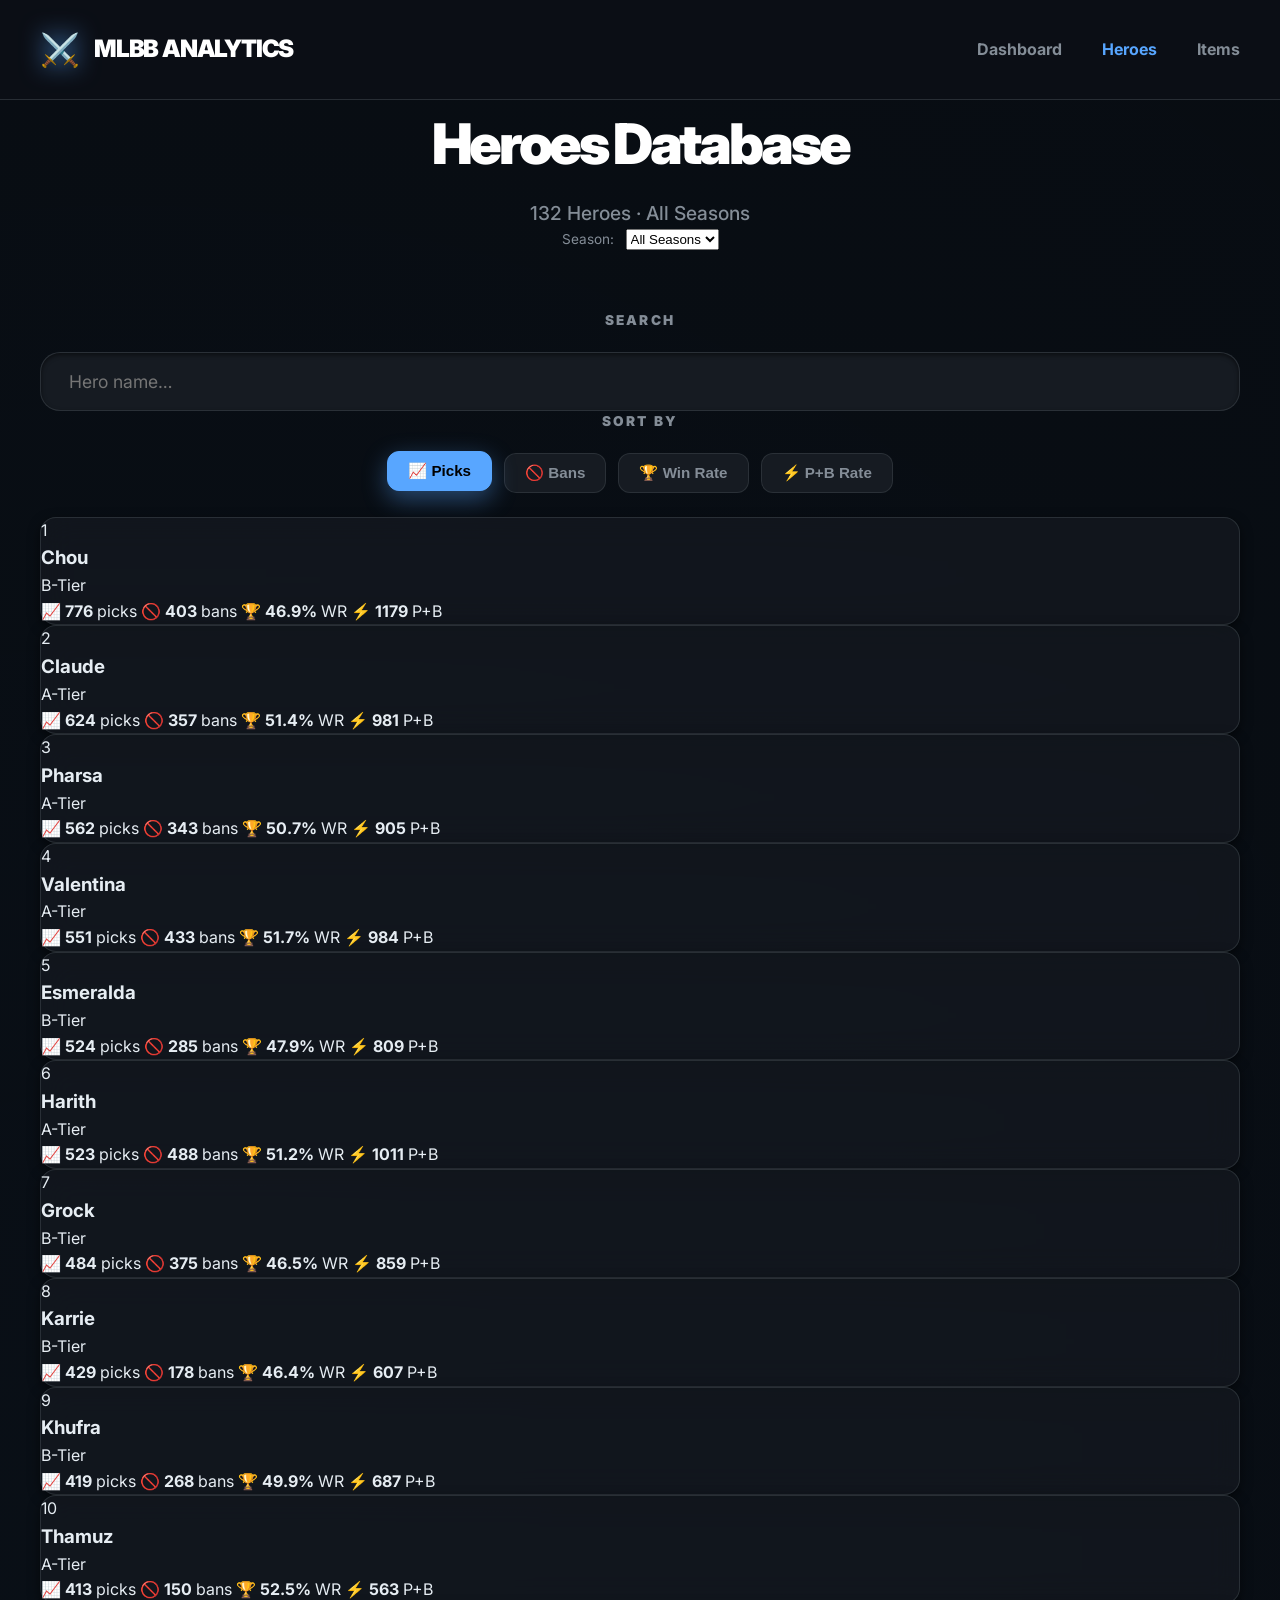
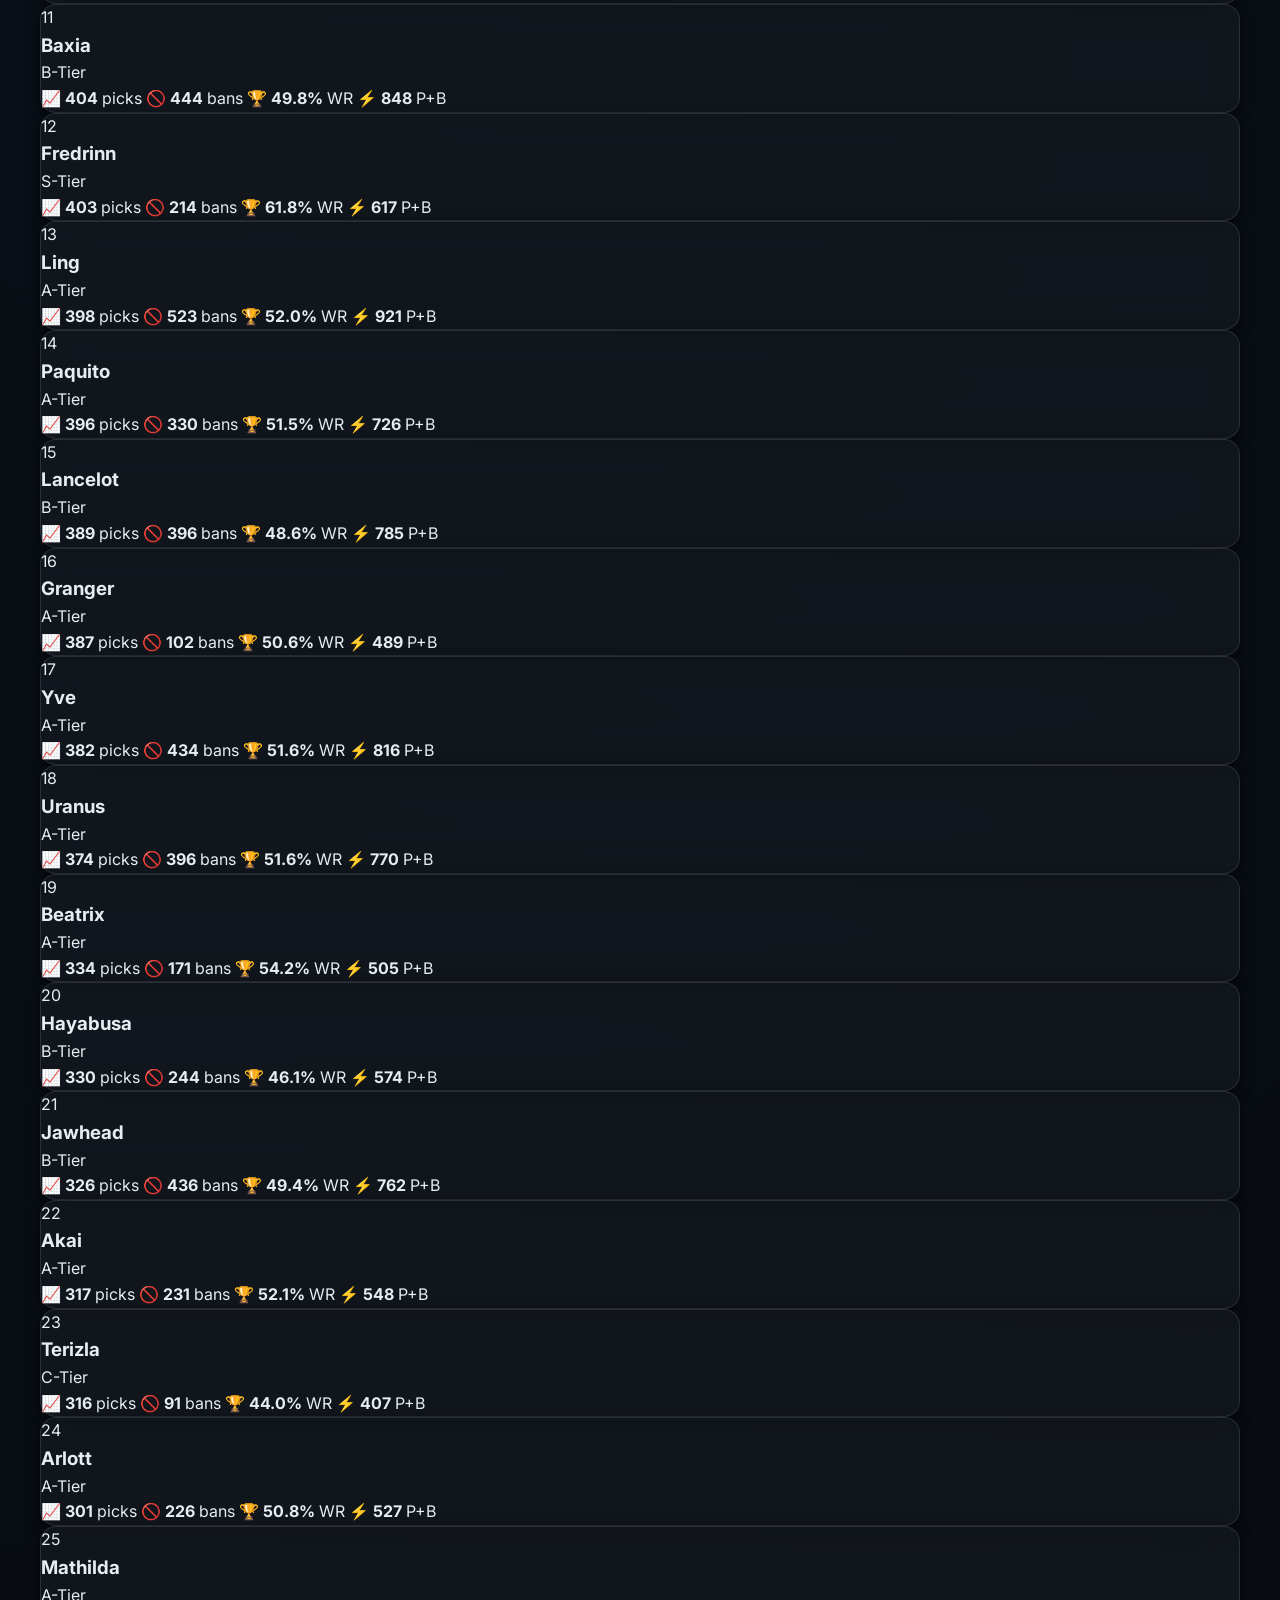
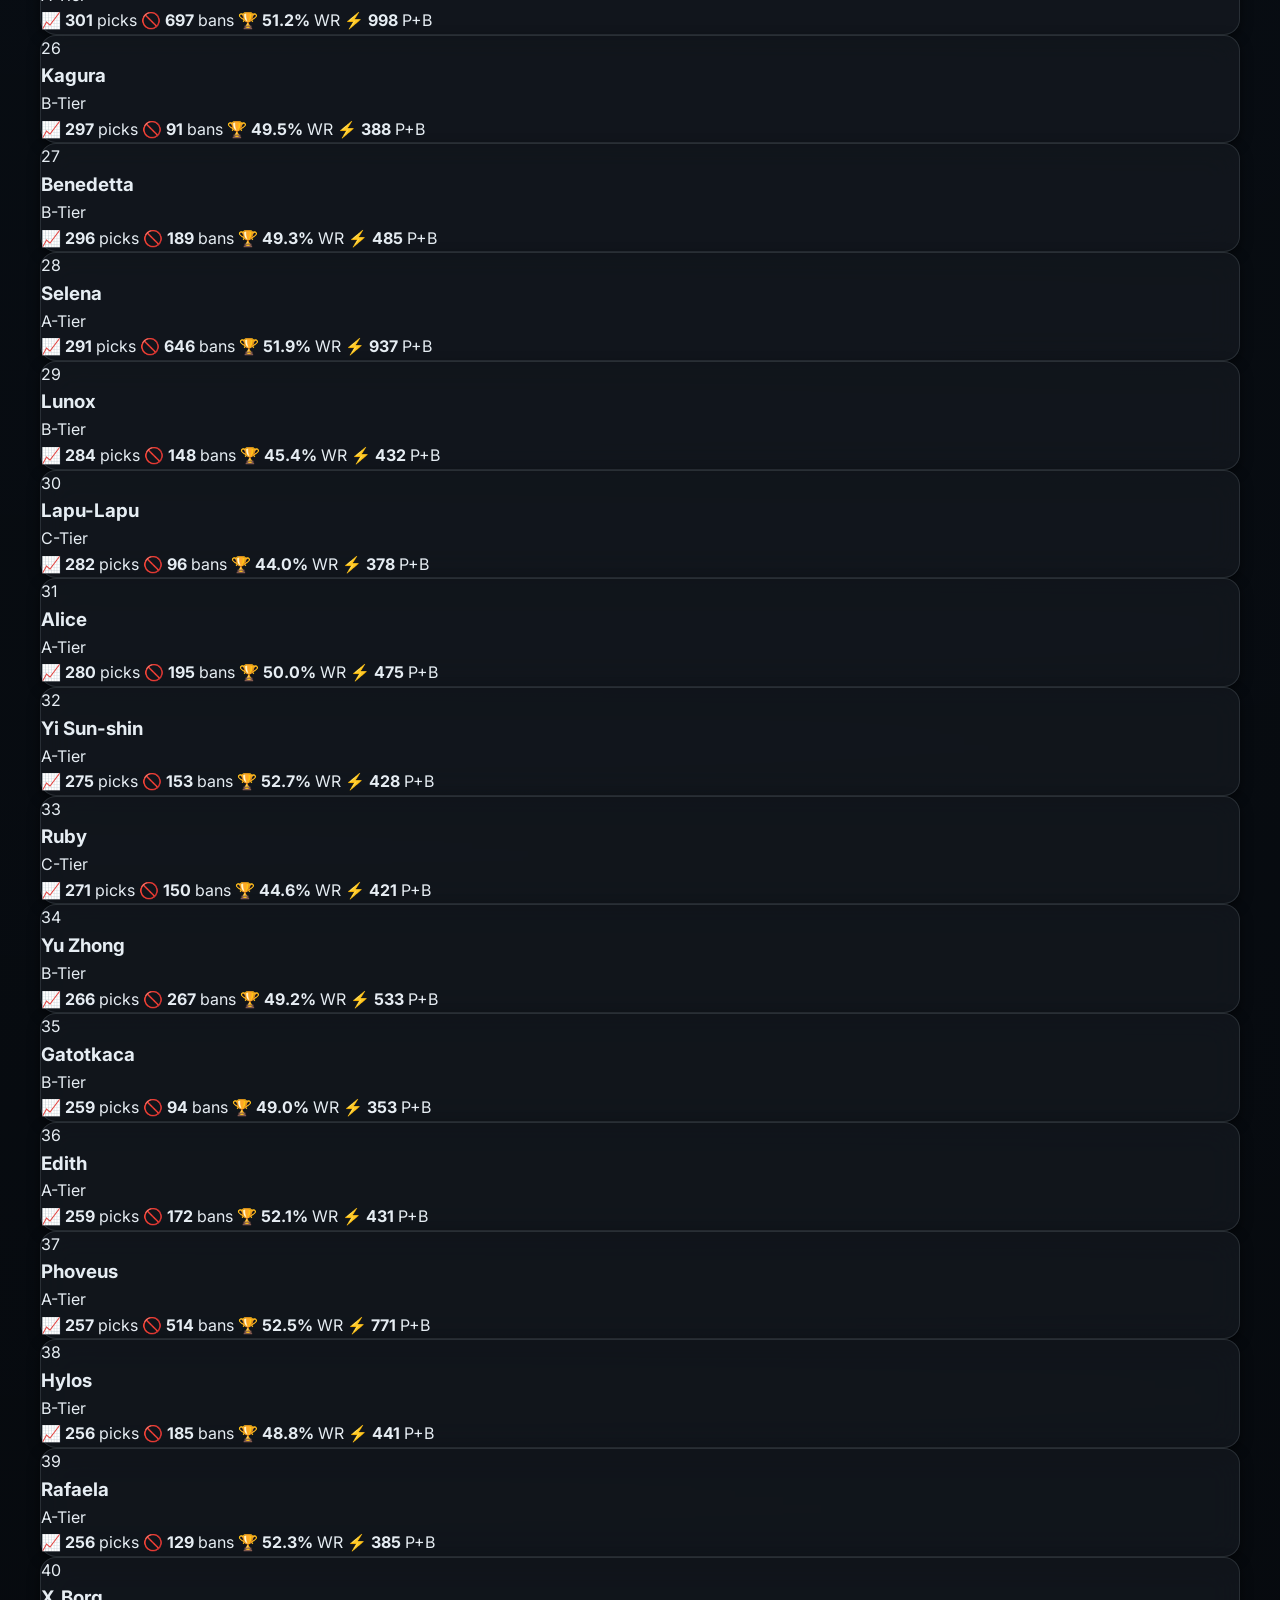
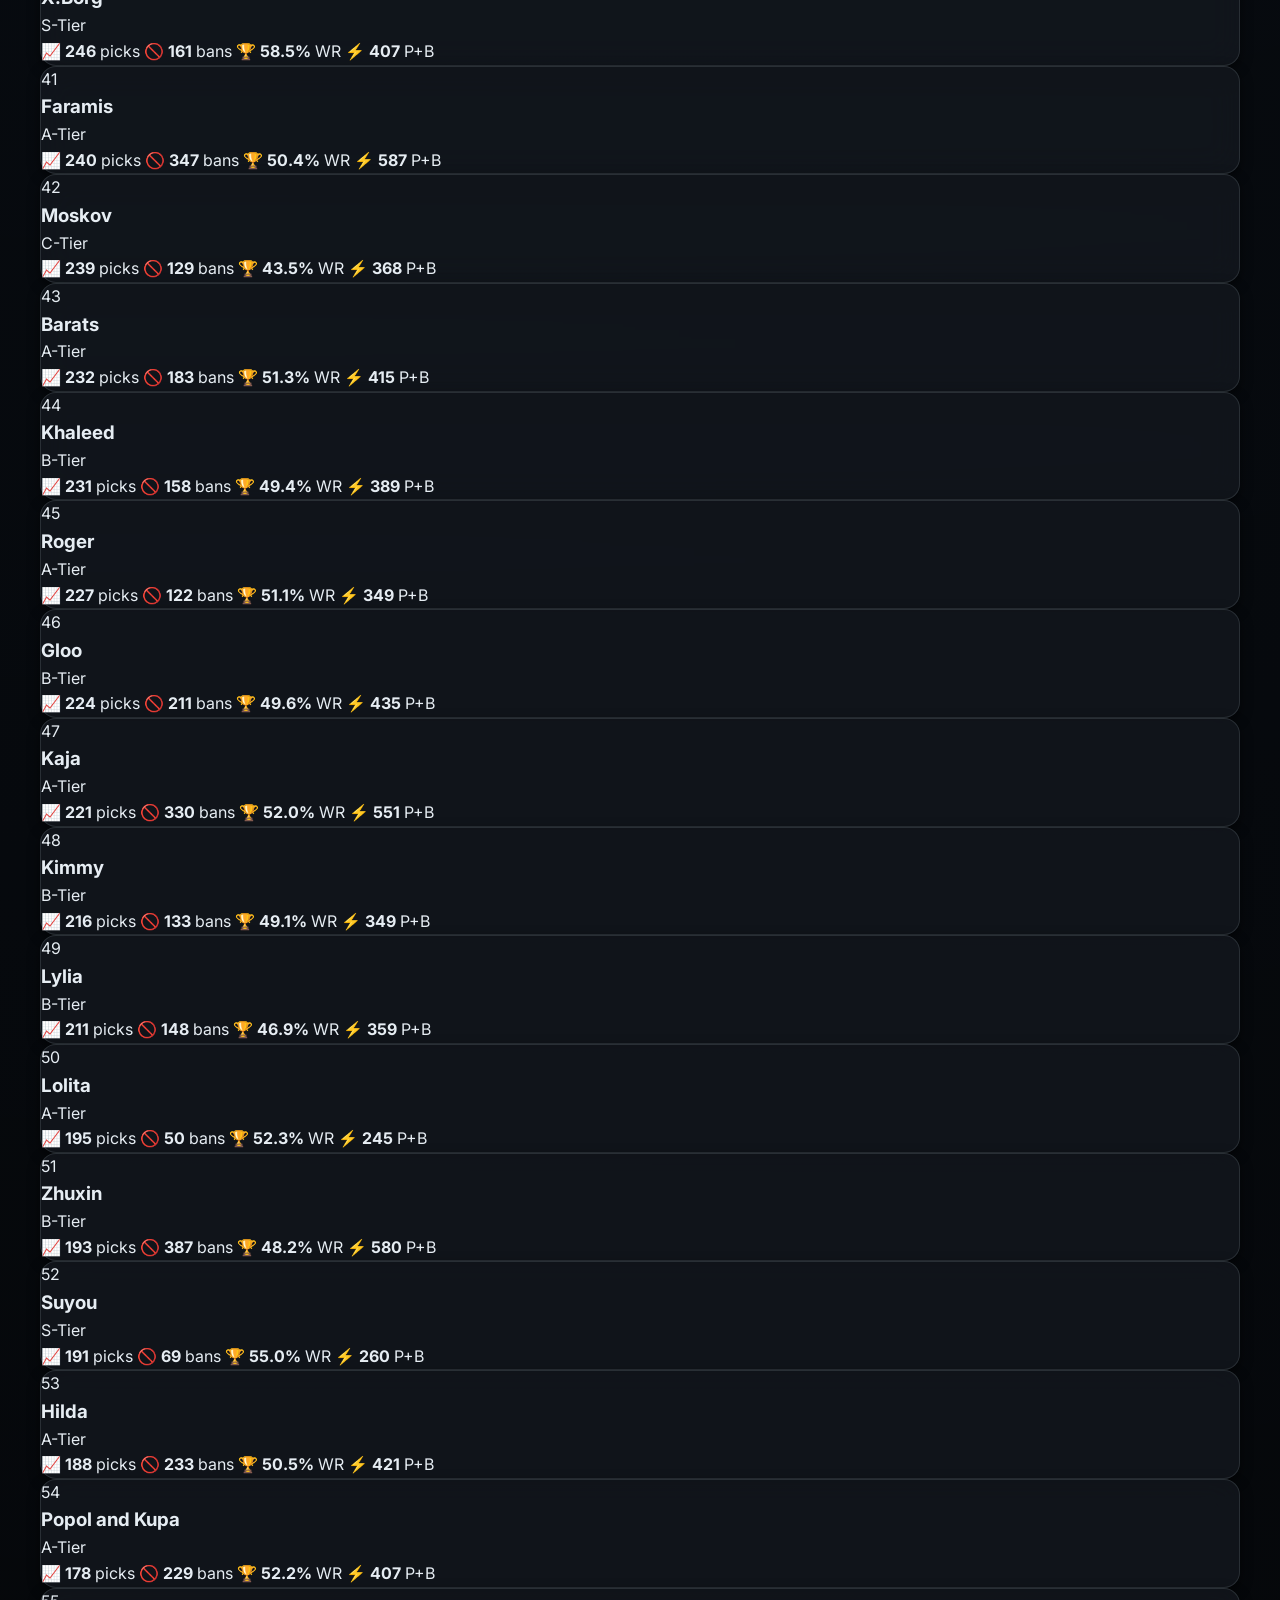
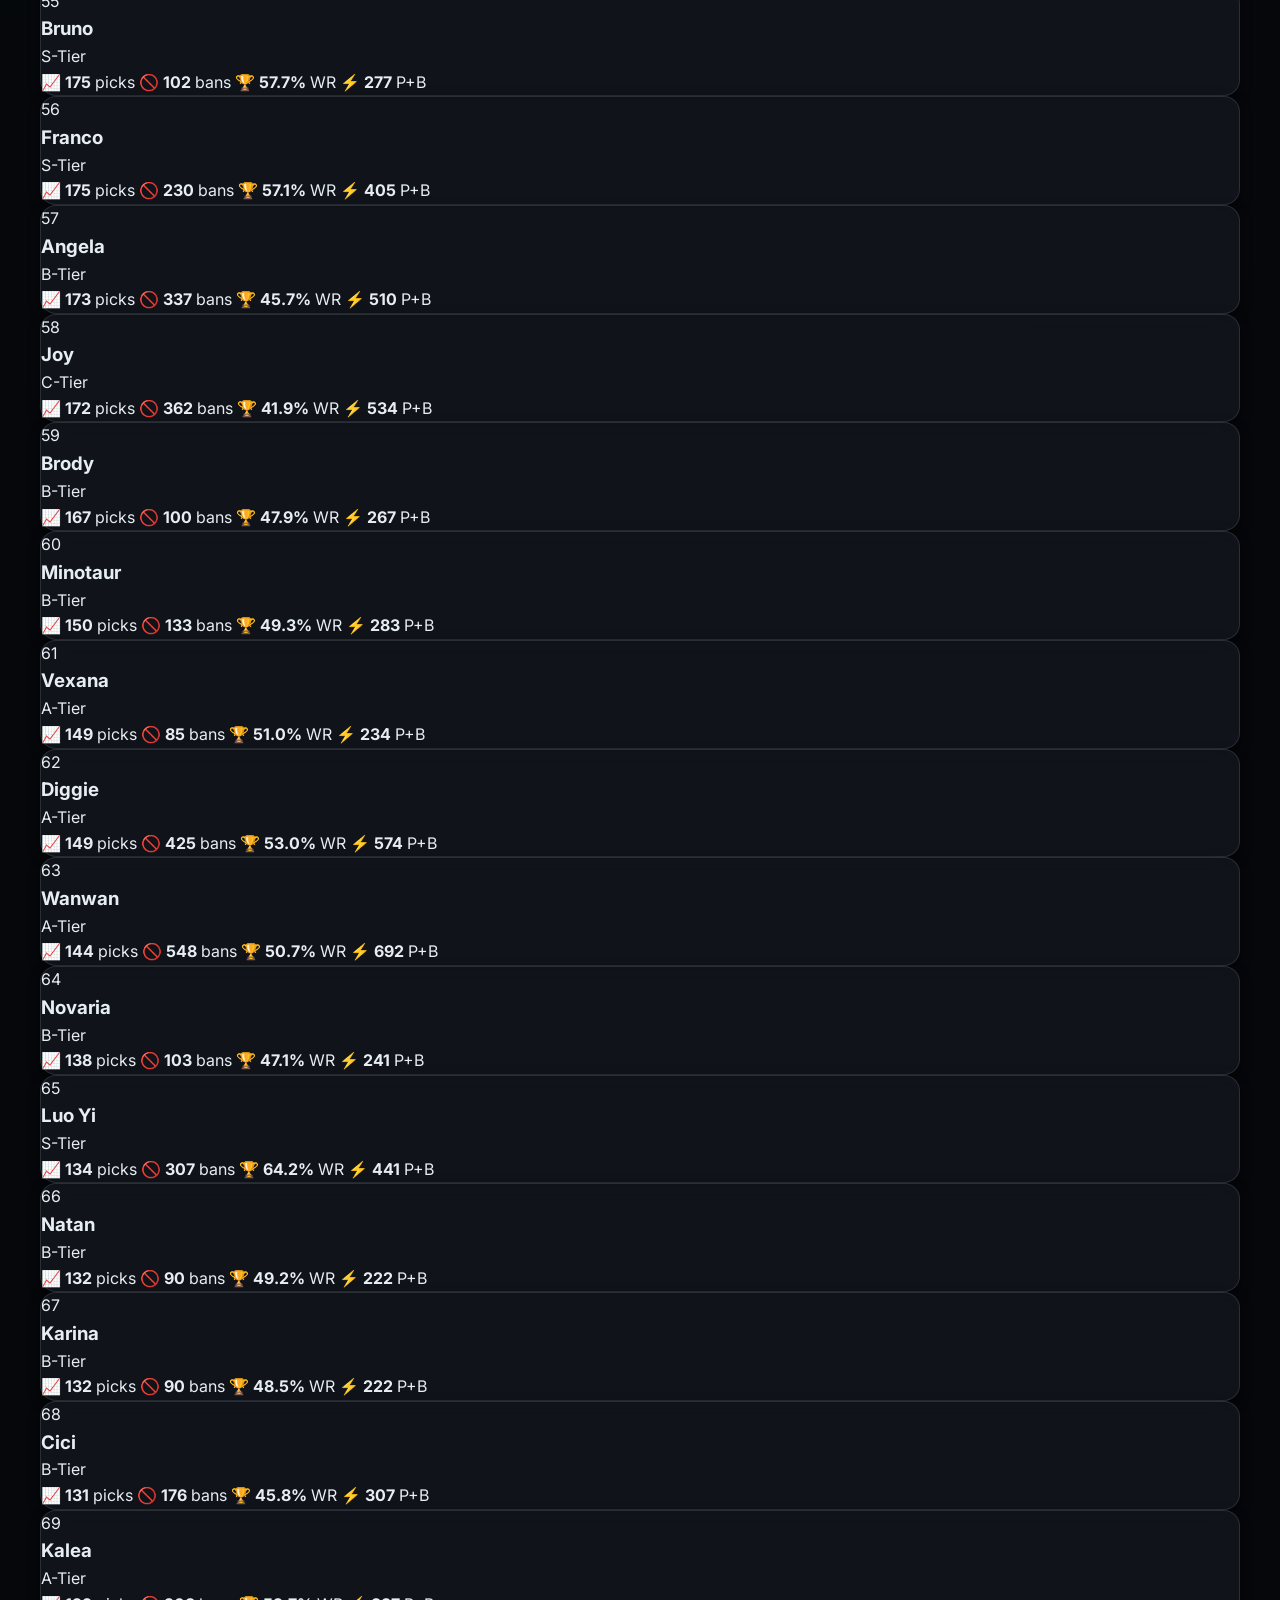
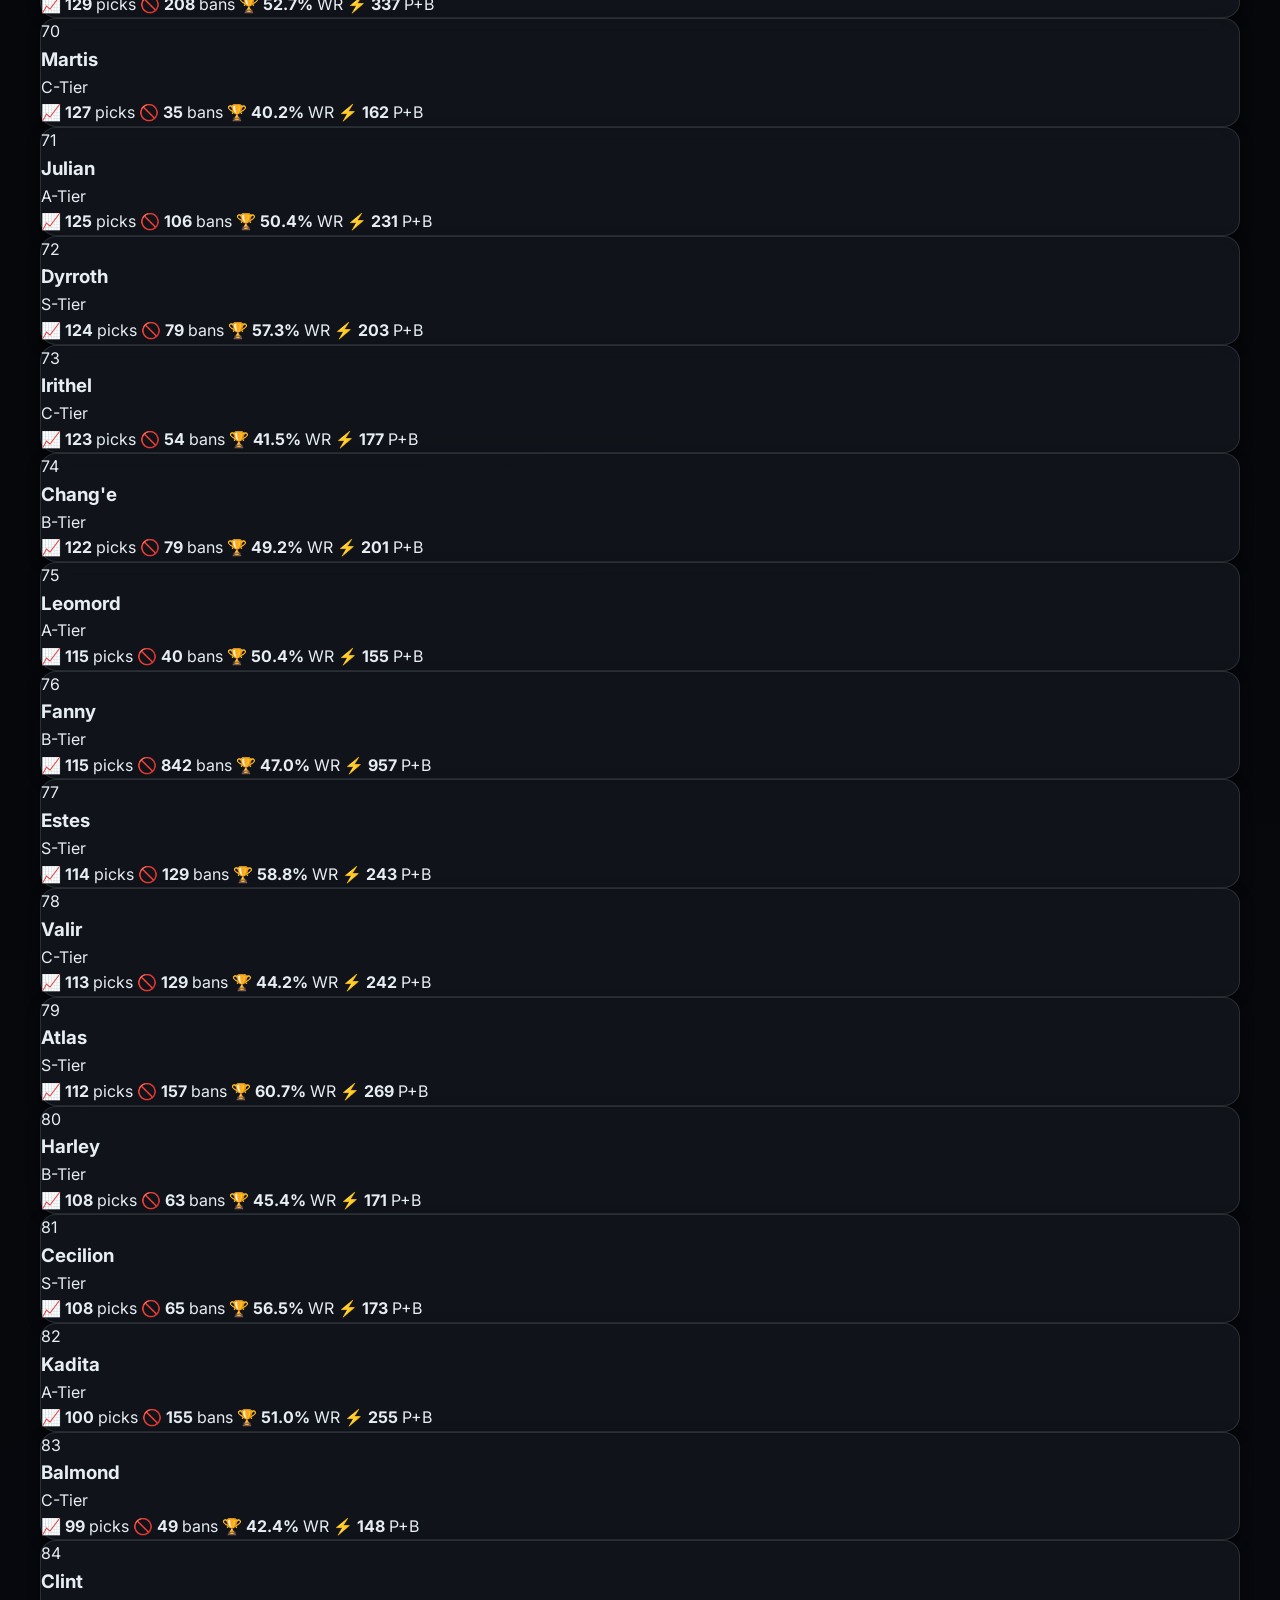
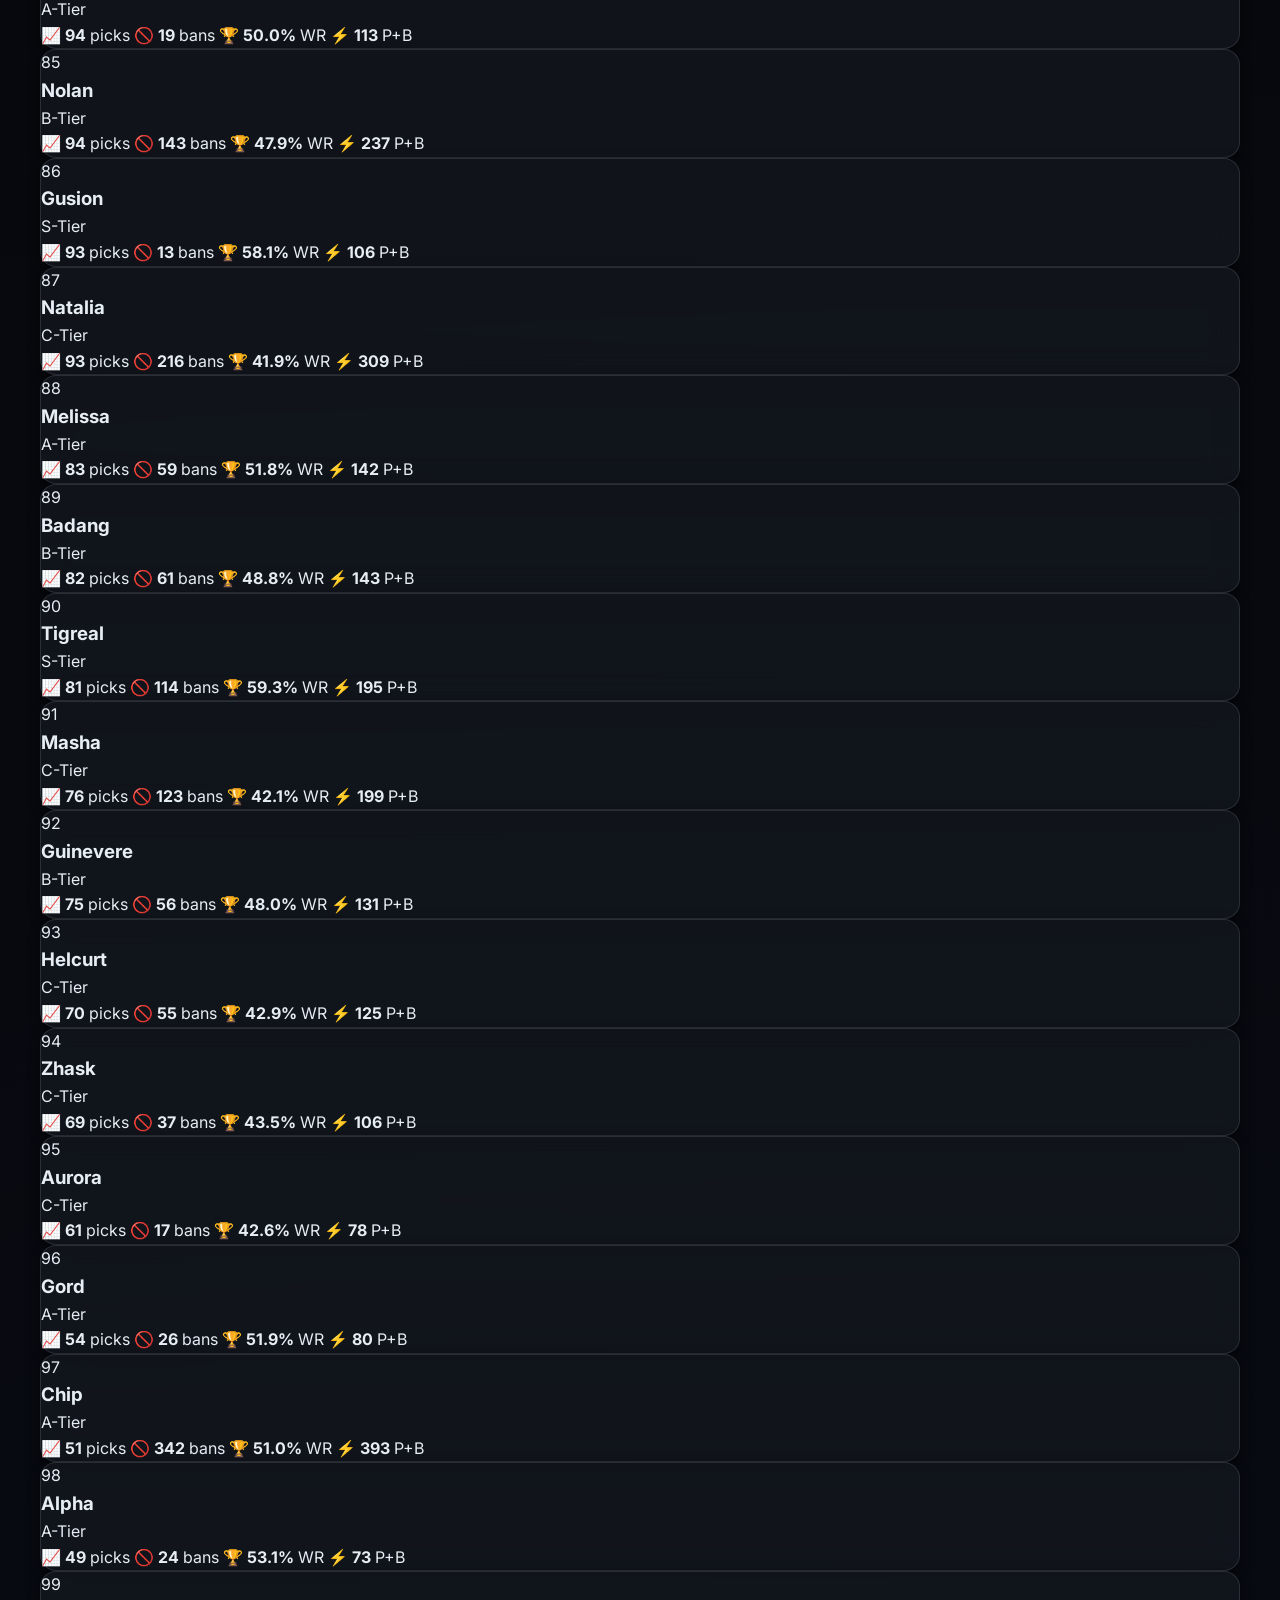
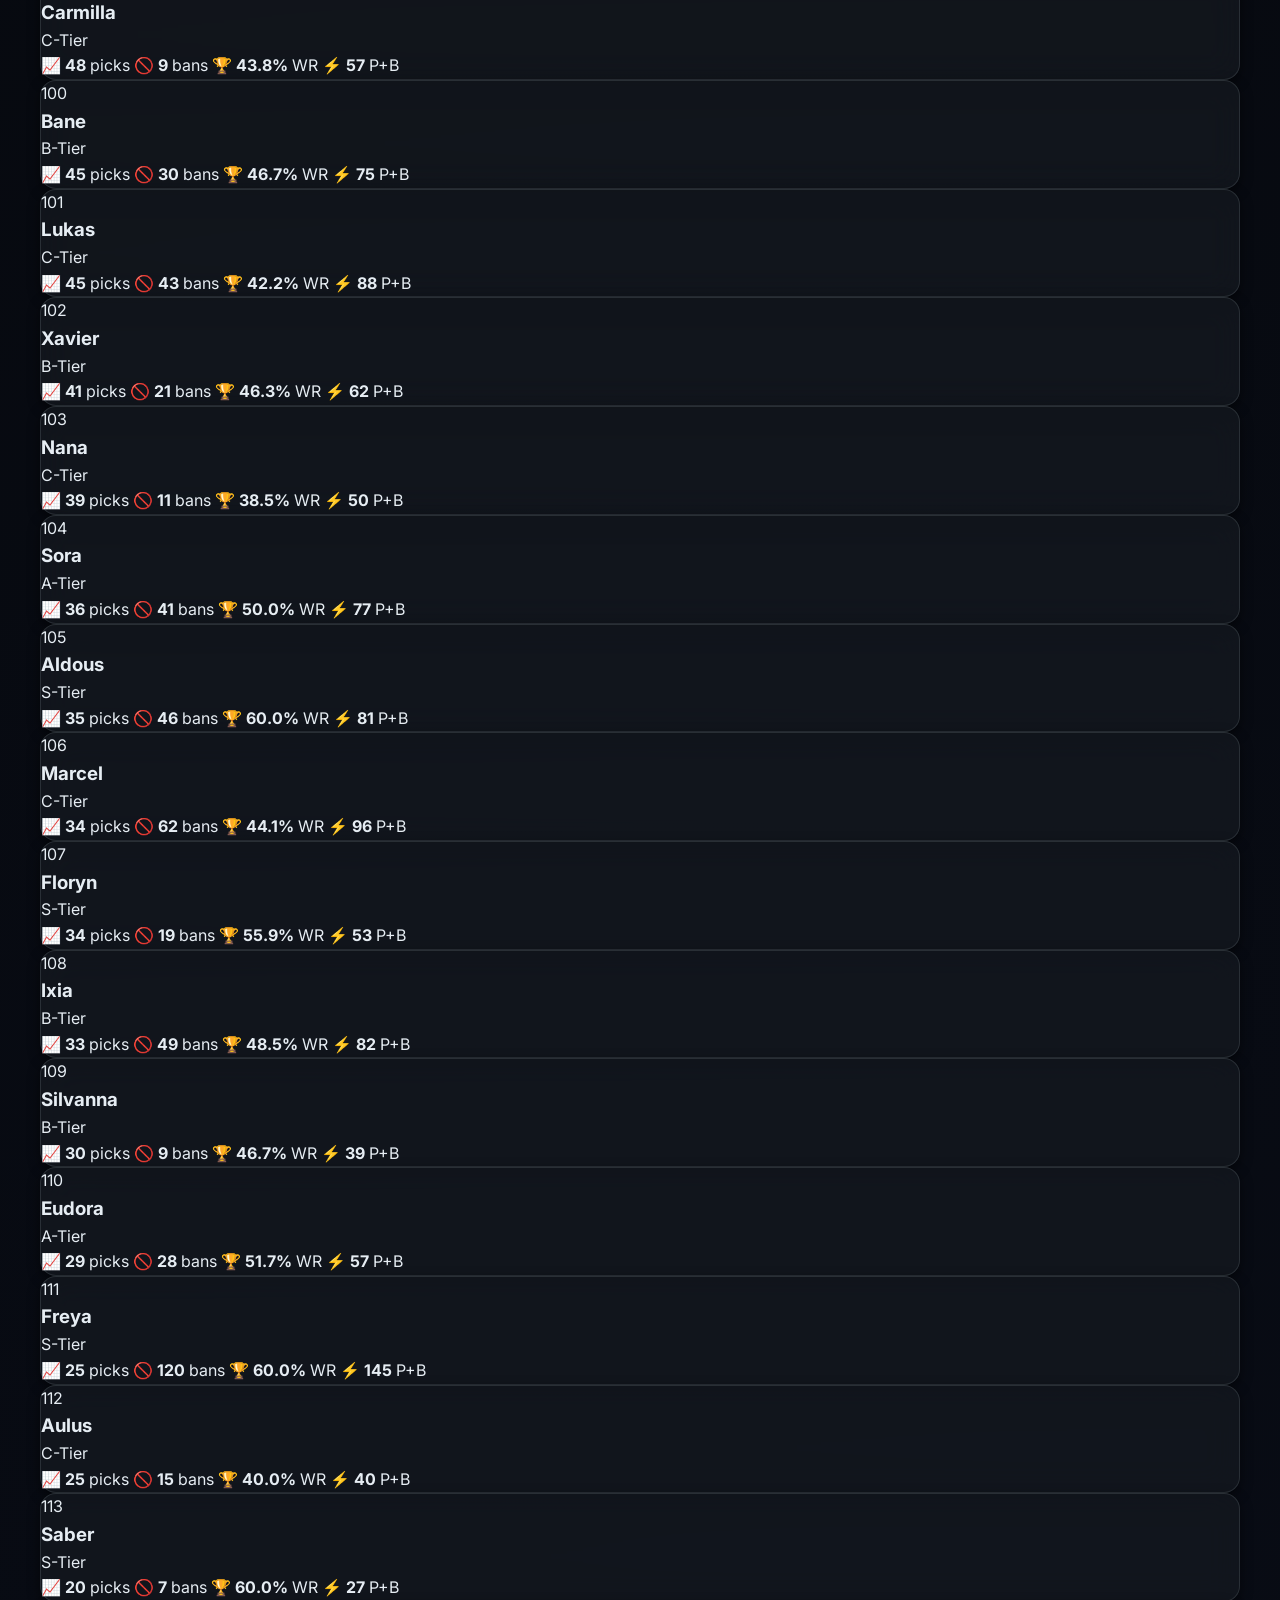
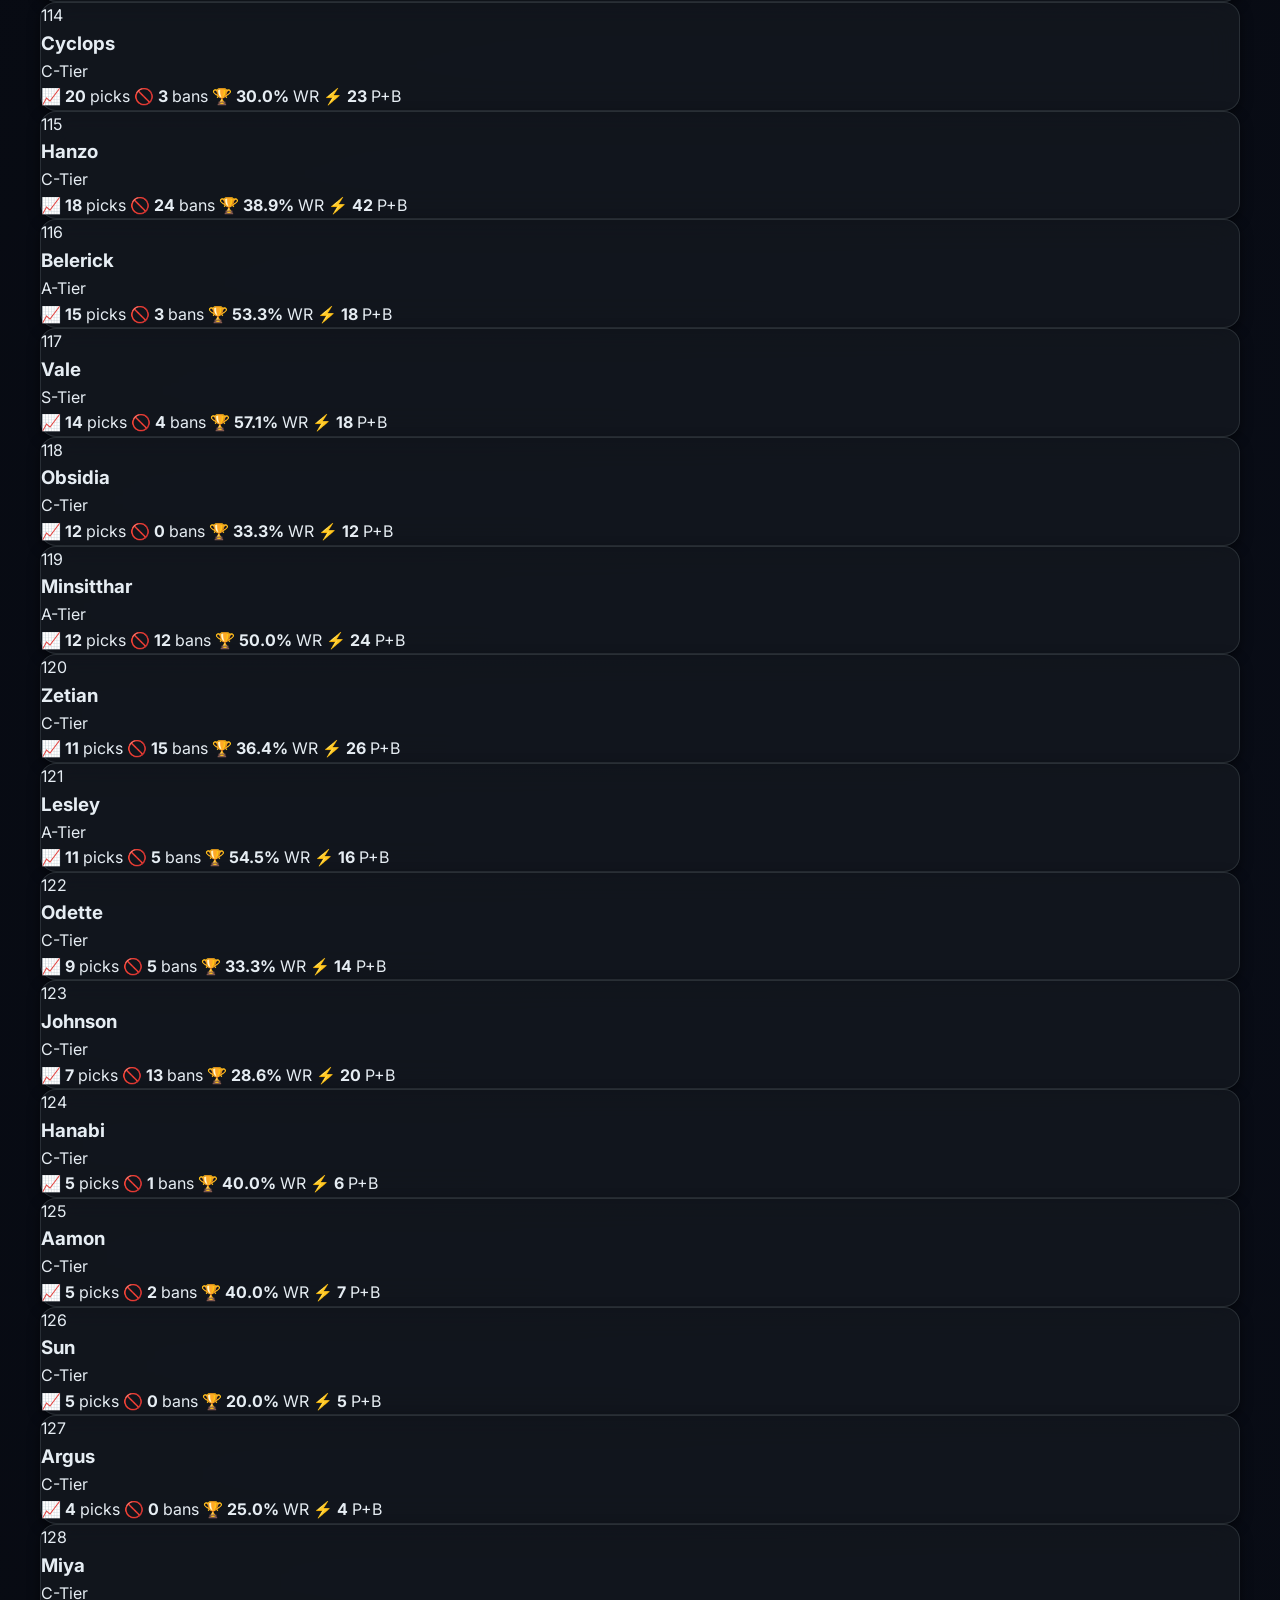
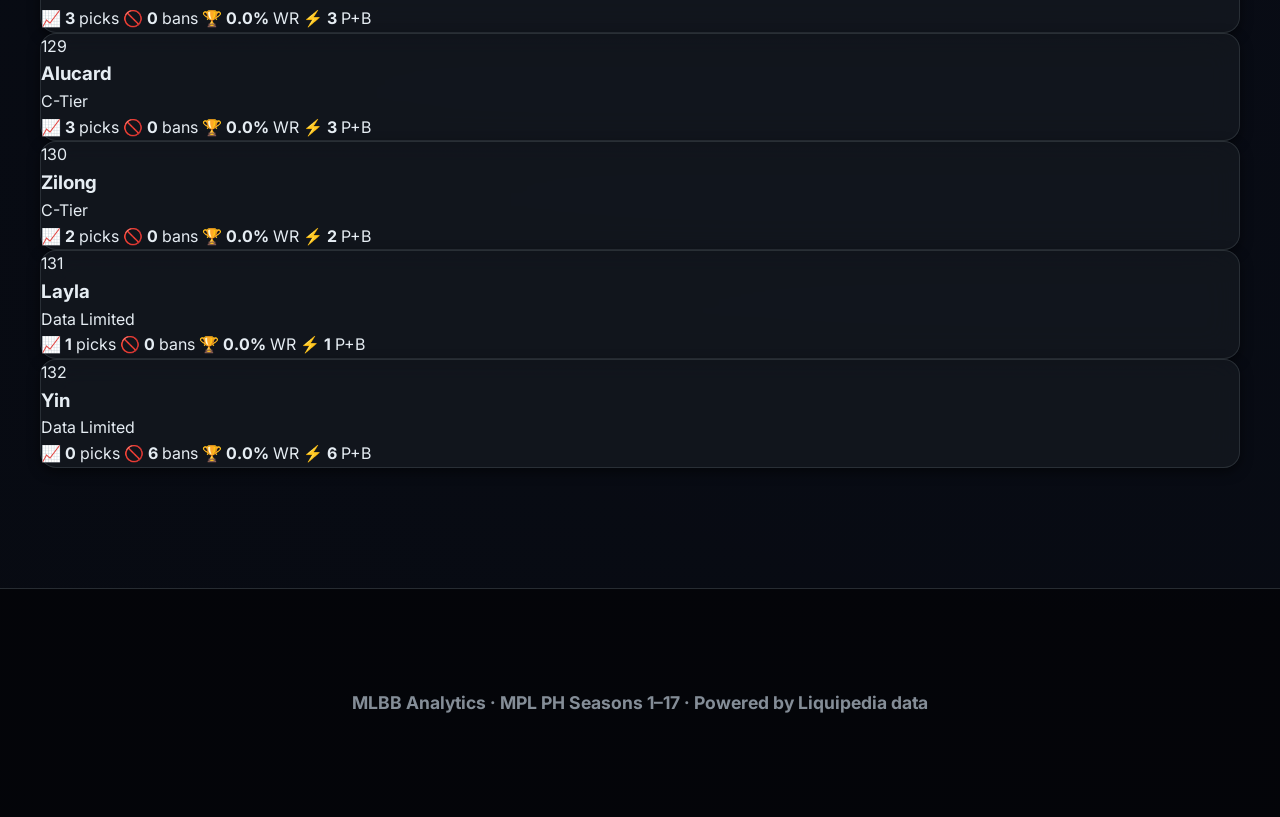
<file: templates/heroes.html>
<!DOCTYPE html>
<html lang="en">
<head>
    <meta charset="UTF-8">
    <meta name="viewport" content="width=device-width, initial-scale=1.0">
    <title>MLBB Heroes Database</title>
    <link rel="preconnect" href="https://fonts.googleapis.com">
    <link href="https://fonts.googleapis.com/css2?family=Inter:wght@300;400;600;700;900&display=swap" rel="stylesheet">
    <link rel="stylesheet" href="../static/style.css">
</head>
<body>
    <nav>
        <div class="container nav-inner">
            <div class="logo"><span class="logo-icon">⚔️</span><h1>MLBB Analytics</h1></div>
            <ul>
                <li><a href="index.html">Dashboard</a></li>
                <li><a href="heroes.html" class="active">Heroes</a></li>
                <li><a href="items.html">Items</a></li>
            </ul>
        </div>
    </nav>

    <main class="container">
        <div class="page-header">
            <div>
                <h2>Heroes Database</h2>
                <p class="subtitle" id="hero-subtitle">127 Heroes · All Seasons</p>
            </div>
            <div class="filter-row">
                <label style="color:var(--muted);font-size:.85rem;align-self:center">Season:</label>
                <select id="hero-season-select" class="select-input" onchange="applyHeroFilters()">
                    <option value="all">All Seasons</option>
                    <!-- populated by JS -->
                </select>
            </div>
        </div>

        <!-- Search + Role Filter -->
        <div class="filter-panel" style="margin-bottom:24px;">
            <div class="filter-group">
                <label>Search</label>
                <input type="text" id="hero-search" class="search-input" placeholder="Hero name…" oninput="applyHeroFilters()">
            </div>
            <div class="filter-group">
                <label>Sort By</label>
                <div class="filter-row">
                    <button class="filter-btn active" onclick="setHeroSort('picks',this)">📈 Picks</button>
                    <button class="filter-btn" onclick="setHeroSort('bans',this)">🚫 Bans</button>
                    <button class="filter-btn" onclick="setHeroSort('winrate',this)">🏆 Win Rate</button>
                    <button class="filter-btn" onclick="setHeroSort('pb',this)">⚡ P+B Rate</button>
                </div>
            </div>
        </div>

        <!-- Hero Grid -->
        <div class="grid" id="hero-grid">
            <p class="loading-msg" style="grid-column:1/-1">
                Loading… run <code>python export_data.py</code> first.
            </p>
        </div>
    </main>

    <footer><p>MLBB Analytics · MPL PH Seasons 1–17 · Powered by Liquipedia data</p></footer>

    <script src="../static/data.js" onerror="document.getElementById('hero-grid').innerHTML='<p class=\'loading-msg\' style=\'grid-column:1/-1\'>⚠️ Run <code>python export_data.py</code> to generate data.</p>'"></script>
    <script>
    let heroSort = 'picks';

    window.addEventListener('DOMContentLoaded', () => {
        if (typeof MLBB_DATA === 'undefined') return;
        // Populate season dropdown
        const sel = document.getElementById('hero-season-select');
        (MLBB_DATA.seasons || []).forEach(s => {
            const opt = document.createElement('option');
            opt.value = s; opt.textContent = `Season ${s}`;
            sel.appendChild(opt);
        });
        applyHeroFilters();
    });

    function setHeroSort(sort, btn) {
        heroSort = sort;
        document.querySelectorAll('#hero-grid ~ * .filter-btn, .filter-panel .filter-btn').forEach(b => {
            if (['📈 Picks','🚫 Bans','🏆 Win Rate','⚡ P+B Rate'].some(l => b.textContent.includes(l.split(' ')[1]))) {
                b.classList.remove('active');
            }
        });
        btn.classList.add('active');
        applyHeroFilters();
    }

    function applyHeroFilters() {
        if (typeof MLBB_DATA === 'undefined') return;
        const season = document.getElementById('hero-season-select').value;
        const search = (document.getElementById('hero-search').value || '').toLowerCase().trim();

        // Aggregate hero stats from matches
        const stats = {};
        (MLBB_DATA.matches || []).forEach(m => {
            if (season !== 'all' && m.season != season) return;
            (m.games || []).forEach(g => {
                const bluePicks = g.picks?.blue || [];
                const redPicks  = g.picks?.red  || [];
                const blueBans  = g.bans?.blue   || [];
                const redBans   = g.bans?.red    || [];
                const winner    = g.winner;

                [...bluePicks.map(h=>({h,team:g.blue_side_team})), ...redPicks.map(h=>({h,team:g.red_side_team}))].forEach(({h,team}) => {
                    if (!h || h.startsWith('Mock')) return;
                    if (!stats[h]) stats[h] = { picks:0, bans:0, wins:0 };
                    stats[h].picks++;
                    if (team === winner) stats[h].wins++;
                });
                [...blueBans, ...redBans].forEach(h => {
                    if (!h || h.startsWith('Mock')) return;
                    if (!stats[h]) stats[h] = { picks:0, bans:0, wins:0 };
                    stats[h].bans++;
                });
            });
        });

        let entries = Object.entries(stats)
            .filter(([name]) => !search || name.toLowerCase().includes(search));

        // Sort
        if (heroSort === 'picks')   entries.sort((a,b) => b[1].picks - a[1].picks);
        if (heroSort === 'bans')    entries.sort((a,b) => b[1].bans - a[1].bans);
        if (heroSort === 'winrate') entries = entries.filter(([,s]) => s.picks >= 2).sort((a,b) => (b[1].wins/b[1].picks)-(a[1].wins/a[1].picks));
        if (heroSort === 'pb')      entries.sort((a,b) => (b[1].picks+b[1].bans)-(a[1].picks+a[1].bans));

        document.getElementById('hero-subtitle').textContent =
            `${entries.length} Heroes · ${season === 'all' ? 'All Seasons' : 'Season '+season}`;

        const grid = document.getElementById('hero-grid');
        if (!entries.length) {
            grid.innerHTML = '<p class="loading-msg" style="grid-column:1/-1">No hero data — real drafts required.</p>';
            return;
        }

        const maxPicks = Math.max(...entries.map(([,s])=>s.picks),1);
        grid.innerHTML = entries.map(([name, s], i) => {
            const wr = s.picks ? ((s.wins/s.picks)*100).toFixed(1) : '0.0';
            const pbRate = s.picks + s.bans;
            const tier = getTier(parseFloat(wr), s.picks);
            const barPct = Math.round((s.picks / maxPicks)*100);
            return `<div class="card hero-card">
                <div class="hero-header">
                    <span class="hero-rank-num">${i+1}</span>
                    <div>
                        <h3>${esc(name)}</h3>
                    </div>
                    <span class="meta-tier ${tier.cls}">${tier.label}</span>
                </div>
                <div class="hero-bar-wrap">
                    <div class="hero-bar"><div style="width:${barPct}%"></div></div>
                </div>
                <div class="stats">
                    <span>📈 <strong>${s.picks}</strong> picks</span>
                    <span>🚫 <strong>${s.bans}</strong> bans</span>
                    <span>🏆 <strong>${wr}%</strong> WR</span>
                    <span>⚡ <strong>${pbRate}</strong> P+B</span>
                </div>
            </div>`;
        }).join('');
    }

    function getTier(wr, picks) {
        if (picks < 2) return { cls:'tier-b', label:'Data Limited' };
        if (wr >= 55)  return { cls:'tier-s', label:'S-Tier' };
        if (wr >= 50)  return { cls:'tier-a', label:'A-Tier' };
        if (wr >= 45)  return { cls:'tier-b', label:'B-Tier' };
        return { cls:'tier-c', label:'C-Tier' };
    }

    function esc(str) {
        return (str||'').replace(/&/g,'&amp;').replace(/</g,'&lt;').replace(/>/g,'&gt;');
    }
    </script>
</body>
</html>
</file>
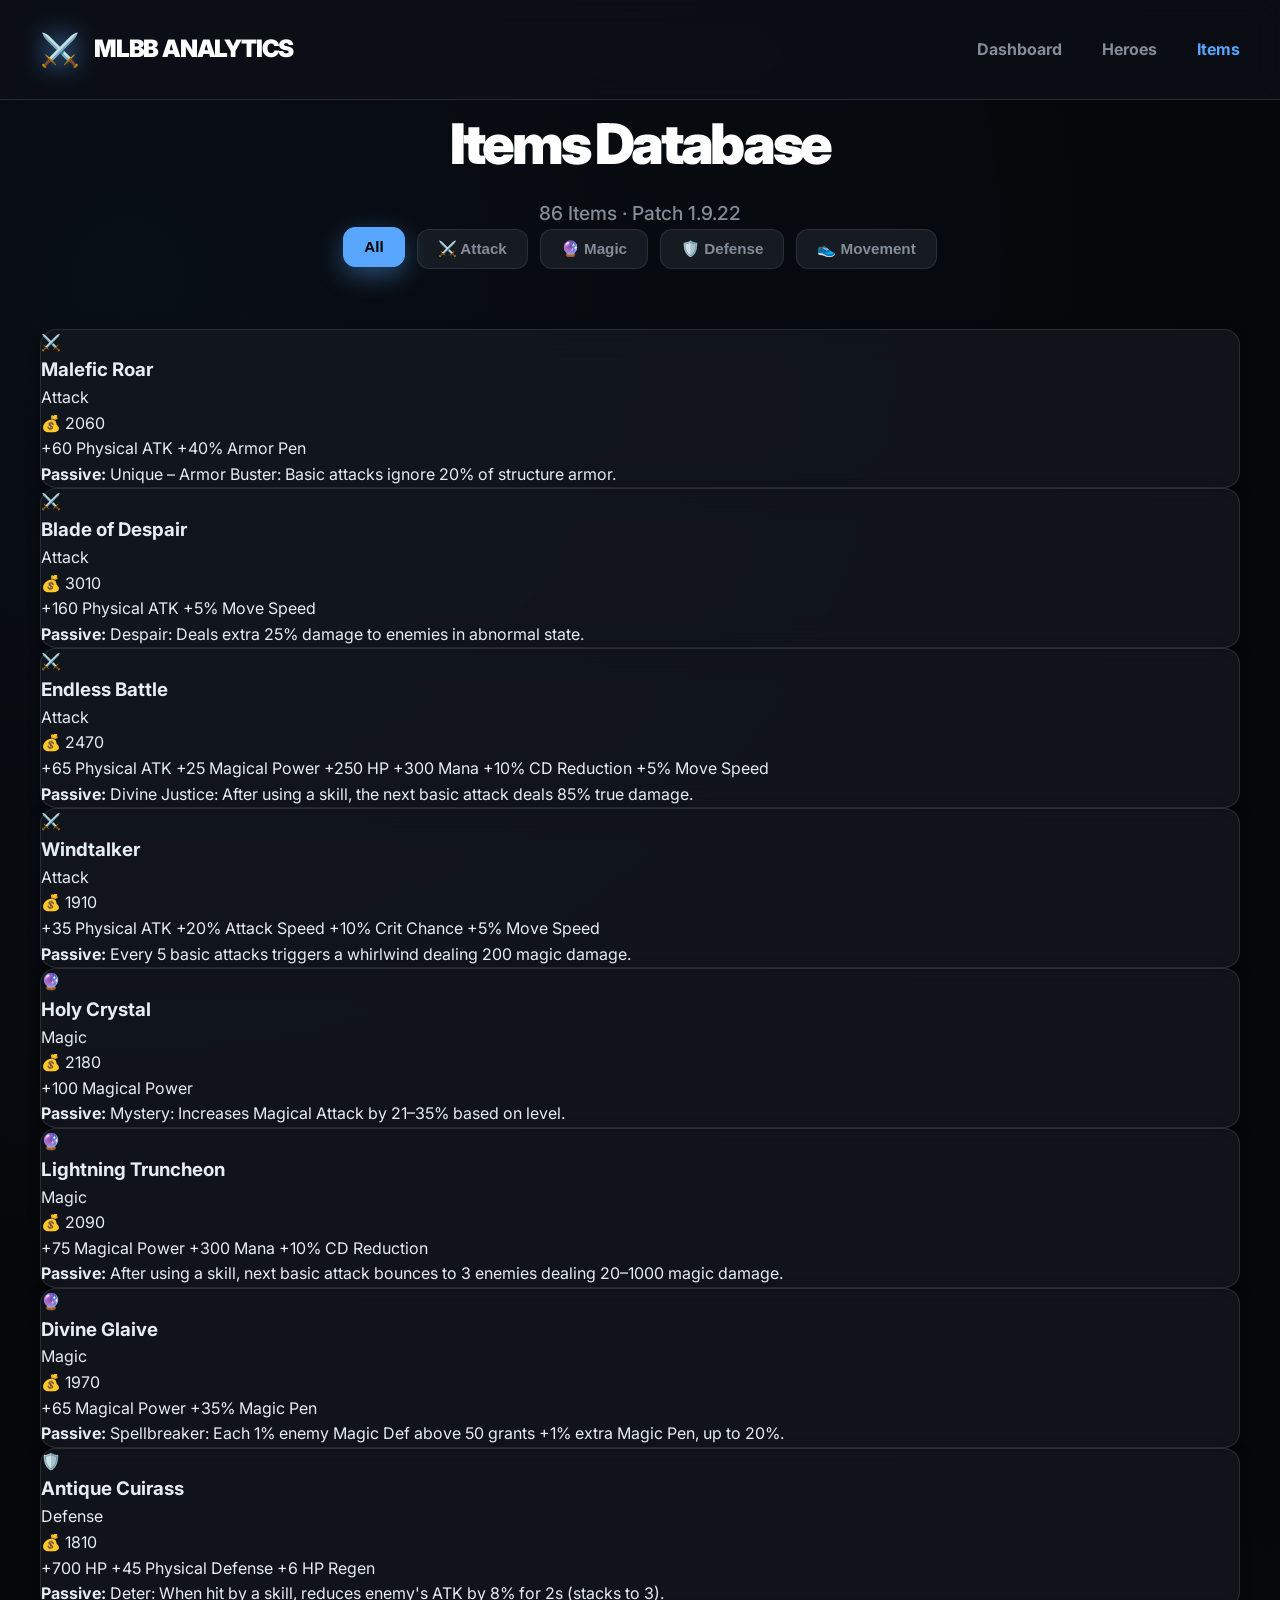
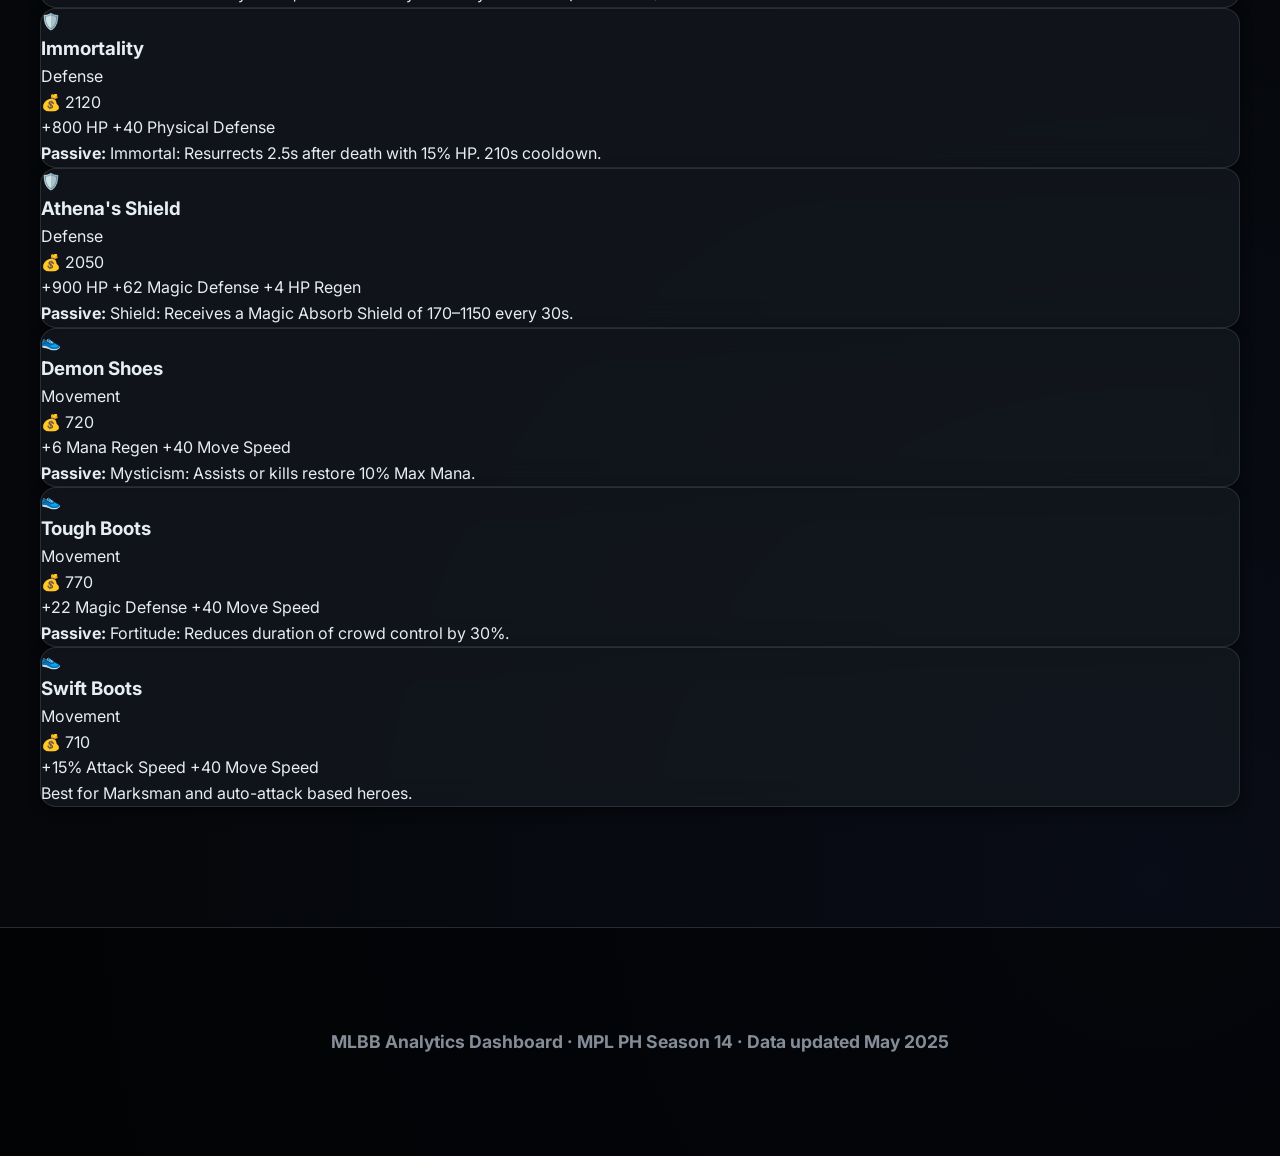
<file: templates/items.html>
<!DOCTYPE html>
<html lang="en">
<head>
    <meta charset="UTF-8">
    <meta name="viewport" content="width=device-width, initial-scale=1.0">
    <title>MLBB Items Database</title>
    <link rel="preconnect" href="https://fonts.googleapis.com">
    <link href="https://fonts.googleapis.com/css2?family=Inter:wght@300;400;600;700;900&display=swap" rel="stylesheet">
    <link rel="stylesheet" href="../static/style.css">
</head>
<body>
    <nav>
        <div class="container nav-inner">
            <div class="logo">
                <span class="logo-icon">⚔️</span>
                <h1>MLBB Analytics</h1>
            </div>
            <ul>
                <li><a href="index.html">Dashboard</a></li>
                <li><a href="heroes.html">Heroes</a></li>
                <li><a href="items.html" class="active">Items</a></li>
            </ul>
        </div>
    </nav>

    <main class="container">
        <div class="page-header">
            <div>
                <h2>Items Database</h2>
                <p class="subtitle">86 Items · Patch 1.9.22</p>
            </div>
            <div class="filter-row">
                <button class="filter-btn active" onclick="filterType('all', this)">All</button>
                <button class="filter-btn" onclick="filterType('Attack', this)">⚔️ Attack</button>
                <button class="filter-btn" onclick="filterType('Magic', this)">🔮 Magic</button>
                <button class="filter-btn" onclick="filterType('Defense', this)">🛡️ Defense</button>
                <button class="filter-btn" onclick="filterType('Movement', this)">👟 Movement</button>
            </div>
        </div>

        <div class="grid" id="item-grid">

            <!-- Attack Items -->
            <div class="card item-card" data-type="Attack">
                <div class="item-header">
                    <span class="item-emoji">⚔️</span>
                    <div>
                        <h3>Malefic Roar</h3>
                        <span class="type-tag type-attack">Attack</span>
                    </div>
                    <span class="item-cost">💰 2060</span>
                </div>
                <div class="item-stats">
                    <span>+60 Physical ATK</span>
                    <span>+40% Armor Pen</span>
                </div>
                <p class="passive"><strong>Passive:</strong> Unique – Armor Buster: Basic attacks ignore 20% of structure armor.</p>
            </div>

            <div class="card item-card" data-type="Attack">
                <div class="item-header">
                    <span class="item-emoji">⚔️</span>
                    <div>
                        <h3>Blade of Despair</h3>
                        <span class="type-tag type-attack">Attack</span>
                    </div>
                    <span class="item-cost">💰 3010</span>
                </div>
                <div class="item-stats">
                    <span>+160 Physical ATK</span>
                    <span>+5% Move Speed</span>
                </div>
                <p class="passive"><strong>Passive:</strong> Despair: Deals extra 25% damage to enemies in abnormal state.</p>
            </div>

            <div class="card item-card" data-type="Attack">
                <div class="item-header">
                    <span class="item-emoji">⚔️</span>
                    <div>
                        <h3>Endless Battle</h3>
                        <span class="type-tag type-attack">Attack</span>
                    </div>
                    <span class="item-cost">💰 2470</span>
                </div>
                <div class="item-stats">
                    <span>+65 Physical ATK</span>
                    <span>+25 Magical Power</span>
                    <span>+250 HP</span>
                    <span>+300 Mana</span>
                    <span>+10% CD Reduction</span>
                    <span>+5% Move Speed</span>
                </div>
                <p class="passive"><strong>Passive:</strong> Divine Justice: After using a skill, the next basic attack deals 85% true damage.</p>
            </div>

            <div class="card item-card" data-type="Attack">
                <div class="item-header">
                    <span class="item-emoji">⚔️</span>
                    <div>
                        <h3>Windtalker</h3>
                        <span class="type-tag type-attack">Attack</span>
                    </div>
                    <span class="item-cost">💰 1910</span>
                </div>
                <div class="item-stats">
                    <span>+35 Physical ATK</span>
                    <span>+20% Attack Speed</span>
                    <span>+10% Crit Chance</span>
                    <span>+5% Move Speed</span>
                </div>
                <p class="passive"><strong>Passive:</strong> Every 5 basic attacks triggers a whirlwind dealing 200 magic damage.</p>
            </div>

            <!-- Magic Items -->
            <div class="card item-card" data-type="Magic">
                <div class="item-header">
                    <span class="item-emoji">🔮</span>
                    <div>
                        <h3>Holy Crystal</h3>
                        <span class="type-tag type-magic">Magic</span>
                    </div>
                    <span class="item-cost">💰 2180</span>
                </div>
                <div class="item-stats">
                    <span>+100 Magical Power</span>
                </div>
                <p class="passive"><strong>Passive:</strong> Mystery: Increases Magical Attack by 21–35% based on level.</p>
            </div>

            <div class="card item-card" data-type="Magic">
                <div class="item-header">
                    <span class="item-emoji">🔮</span>
                    <div>
                        <h3>Lightning Truncheon</h3>
                        <span class="type-tag type-magic">Magic</span>
                    </div>
                    <span class="item-cost">💰 2090</span>
                </div>
                <div class="item-stats">
                    <span>+75 Magical Power</span>
                    <span>+300 Mana</span>
                    <span>+10% CD Reduction</span>
                </div>
                <p class="passive"><strong>Passive:</strong> After using a skill, next basic attack bounces to 3 enemies dealing 20–1000 magic damage.</p>
            </div>

            <div class="card item-card" data-type="Magic">
                <div class="item-header">
                    <span class="item-emoji">🔮</span>
                    <div>
                        <h3>Divine Glaive</h3>
                        <span class="type-tag type-magic">Magic</span>
                    </div>
                    <span class="item-cost">💰 1970</span>
                </div>
                <div class="item-stats">
                    <span>+65 Magical Power</span>
                    <span>+35% Magic Pen</span>
                </div>
                <p class="passive"><strong>Passive:</strong> Spellbreaker: Each 1% enemy Magic Def above 50 grants +1% extra Magic Pen, up to 20%.</p>
            </div>

            <!-- Defense Items -->
            <div class="card item-card" data-type="Defense">
                <div class="item-header">
                    <span class="item-emoji">🛡️</span>
                    <div>
                        <h3>Antique Cuirass</h3>
                        <span class="type-tag type-defense">Defense</span>
                    </div>
                    <span class="item-cost">💰 1810</span>
                </div>
                <div class="item-stats">
                    <span>+700 HP</span>
                    <span>+45 Physical Defense</span>
                    <span>+6 HP Regen</span>
                </div>
                <p class="passive"><strong>Passive:</strong> Deter: When hit by a skill, reduces enemy's ATK by 8% for 2s (stacks to 3).</p>
            </div>

            <div class="card item-card" data-type="Defense">
                <div class="item-header">
                    <span class="item-emoji">🛡️</span>
                    <div>
                        <h3>Immortality</h3>
                        <span class="type-tag type-defense">Defense</span>
                    </div>
                    <span class="item-cost">💰 2120</span>
                </div>
                <div class="item-stats">
                    <span>+800 HP</span>
                    <span>+40 Physical Defense</span>
                </div>
                <p class="passive"><strong>Passive:</strong> Immortal: Resurrects 2.5s after death with 15% HP. 210s cooldown.</p>
            </div>

            <div class="card item-card" data-type="Defense">
                <div class="item-header">
                    <span class="item-emoji">🛡️</span>
                    <div>
                        <h3>Athena's Shield</h3>
                        <span class="type-tag type-defense">Defense</span>
                    </div>
                    <span class="item-cost">💰 2050</span>
                </div>
                <div class="item-stats">
                    <span>+900 HP</span>
                    <span>+62 Magic Defense</span>
                    <span>+4 HP Regen</span>
                </div>
                <p class="passive"><strong>Passive:</strong> Shield: Receives a Magic Absorb Shield of 170–1150 every 30s.</p>
            </div>

            <!-- Movement Items -->
            <div class="card item-card" data-type="Movement">
                <div class="item-header">
                    <span class="item-emoji">👟</span>
                    <div>
                        <h3>Demon Shoes</h3>
                        <span class="type-tag type-movement">Movement</span>
                    </div>
                    <span class="item-cost">💰 720</span>
                </div>
                <div class="item-stats">
                    <span>+6 Mana Regen</span>
                    <span>+40 Move Speed</span>
                </div>
                <p class="passive"><strong>Passive:</strong> Mysticism: Assists or kills restore 10% Max Mana.</p>
            </div>

            <div class="card item-card" data-type="Movement">
                <div class="item-header">
                    <span class="item-emoji">👟</span>
                    <div>
                        <h3>Tough Boots</h3>
                        <span class="type-tag type-movement">Movement</span>
                    </div>
                    <span class="item-cost">💰 770</span>
                </div>
                <div class="item-stats">
                    <span>+22 Magic Defense</span>
                    <span>+40 Move Speed</span>
                </div>
                <p class="passive"><strong>Passive:</strong> Fortitude: Reduces duration of crowd control by 30%.</p>
            </div>

            <div class="card item-card" data-type="Movement">
                <div class="item-header">
                    <span class="item-emoji">👟</span>
                    <div>
                        <h3>Swift Boots</h3>
                        <span class="type-tag type-movement">Movement</span>
                    </div>
                    <span class="item-cost">💰 710</span>
                </div>
                <div class="item-stats">
                    <span>+15% Attack Speed</span>
                    <span>+40 Move Speed</span>
                </div>
                <p class="passive">Best for Marksman and auto-attack based heroes.</p>
            </div>

        </div>
    </main>

    <footer>
        <p>MLBB Analytics Dashboard · MPL PH Season 14 · Data updated May 2025</p>
    </footer>

    <script>
        function filterType(type, btn) {
            document.querySelectorAll('.filter-btn').forEach(b => b.classList.remove('active'));
            btn.classList.add('active');
            document.querySelectorAll('.item-card').forEach(card => {
                if (type === 'all' || card.dataset.type === type) {
                    card.style.display = '';
                } else {
                    card.style.display = 'none';
                }
            });
        }
    </script>
</body>
</html>
</file>
<file: static/style.css>
:root {
    --bg: #05070a;
    --surface: rgba(22, 27, 34, 0.7);
    --surface-solid: #161b22;
    --surface-hover: rgba(33, 38, 45, 0.9);
    --border: rgba(48, 54, 61, 0.8);
    --text: #e6edf3;
    --muted: #848d97;
    --accent: #58a6ff;
    --accent-glow: rgba(88, 166, 255, 0.2);
    --gold: #f0b429;
    --green: #3fb950;
    --red: #f85149;
    --radius-lg: 24px;
    --radius-md: 16px;
    --radius-sm: 8px;
    
    --blue-h: #58a6ff;
    --red-h: #ff7b72;
    
    --shadow-sm: 0 4px 12px rgba(0,0,0,0.5);
    --shadow-lg: 0 12px 48px rgba(0,0,0,0.8);
    --glass: blur(16px);
}

* { box-sizing: border-box; margin: 0; padding: 0; }

body {
    background-color: var(--bg);
    background-image: 
        radial-gradient(circle at 10% 10%, rgba(88, 166, 255, 0.05) 0%, transparent 40%),
        radial-gradient(circle at 90% 90%, rgba(79, 110, 247, 0.05) 0%, transparent 40%);
    color: var(--text);
    font-family: 'Inter', -apple-system, BlinkMacSystemFont, sans-serif;
    line-height: 1.6;
    -webkit-font-smoothing: antialiased;
    min-height: 100vh;
}

.container { max-width: 1440px; margin: 0 auto; padding: 0 40px; }

/* ─── Navigation ───────────────────────────────────────────── */
nav {
    background: rgba(13, 17, 23, 0.7);
    backdrop-filter: var(--glass);
    border-bottom: 1px solid var(--border);
    padding: 24px 0;
    position: sticky; top: 0; z-index: 1000;
}
.nav-inner { display: flex; align-items: center; justify-content: space-between; }
.logo { display: flex; align-items: center; gap: 14px; }
.logo-icon { font-size: 2rem; filter: drop-shadow(0 0 12px var(--accent)); }
.logo h1 { font-size: 1.5rem; font-weight: 900; letter-spacing: -0.05em; color: #fff; text-transform: uppercase; }
nav ul { display: flex; list-style: none; gap: 40px; }
nav a {
    text-decoration: none; color: var(--muted);
    font-size: 1rem; font-weight: 700; transition: all 0.3s cubic-bezier(0.4, 0, 0.2, 1);
}
nav a:hover { color: #fff; }
nav a.active { color: var(--accent); }

/* ─── Header ───────────────────────────────────────────────── */
main { padding: 80px 0; }
.page-header { margin-bottom: 60px; text-align: center; }
.page-header h2 { font-size: 3.5rem; font-weight: 950; letter-spacing: -0.06em; color: #fff; margin-bottom: 8px; }
.subtitle { color: var(--muted); font-size: 1.2rem; font-weight: 500; }

/* ─── Premium Filter Panel ────────────────────────────────── */
.filter-section {
    margin-bottom: 80px;
    background: var(--surface);
    backdrop-filter: var(--glass);
    border: 1px solid var(--border);
    border-radius: var(--radius-lg);
    padding: 48px;
    box-shadow: var(--shadow-lg);
}
.filter-grid {
    display: grid;
    grid-template-columns: repeat(auto-fit, minmax(300px, 1fr));
    gap: 40px;
    margin-bottom: 40px;
}
.filter-group label {
    display: block; font-size: 0.85rem; font-weight: 900;
    text-transform: uppercase; color: var(--muted); margin-bottom: 20px;
    letter-spacing: 0.15em; text-align: center;
}
.filter-row { display: flex; flex-wrap: wrap; gap: 12px; justify-content: center; }

.filter-btn {
    background: var(--surface-solid); border: 1px solid var(--border);
    color: var(--muted); padding: 10px 20px; border-radius: 12px;
    font-size: 0.95rem; font-weight: 800; cursor: pointer; transition: all 0.2s ease;
}
.filter-btn:hover { border-color: var(--muted); color: #fff; background: var(--surface-hover); transform: translateY(-2px); }
.filter-btn.active { 
    background: var(--accent); color: #000; border-color: var(--accent);
    box-shadow: 0 8px 24px rgba(88, 166, 255, 0.4);
    transform: translateY(-2px);
}

.search-wrap { grid-column: 1 / -1; max-width: 600px; margin: 0 auto; width: 100%; }
.search-input {
    width: 100%; background: var(--surface-solid); border: 1px solid var(--border);
    color: #fff; padding: 18px 28px; border-radius: 20px;
    font-family: inherit; font-size: 1.1rem; transition: all 0.3s;
    box-shadow: inset 0 2px 4px rgba(0,0,0,0.5);
}
.search-input:focus { outline: none; border-color: var(--accent); box-shadow: 0 0 0 4px var(--accent-glow); }

/* ─── Stats Dashboard ──────────────────────────────────────── */
.summary { display: grid; grid-template-columns: repeat(auto-fit, minmax(320px, 1fr)); gap: 32px; margin-bottom: 80px; }
.card { 
    background: var(--surface); backdrop-filter: var(--glass);
    border: 1px solid var(--border); border-radius: var(--radius-md);
    box-shadow: var(--shadow-sm); transition: all 0.3s cubic-bezier(0.4, 0, 0.2, 1);
}
.card:hover { transform: translateY(-8px); border-color: var(--accent); box-shadow: var(--shadow-lg); }

.stat-card { padding: 40px; display: flex; align-items: center; gap: 32px; }
.stat-icon {
    width: 72px; height: 72px; border-radius: 24px; background: var(--surface-solid);
    display: flex; align-items: center; justify-content: center; font-size: 2.2rem;
    box-shadow: inset 0 0 15px rgba(0,0,0,0.6);
}
.stat-card h3 { font-size: 0.9rem; font-weight: 850; color: var(--muted); text-transform: uppercase; margin-bottom: 8px; }
.stat-num { font-size: 3rem; font-weight: 950; line-height: 1; color: #fff; margin-bottom: 10px; }

/* ─── Data Tables ──────────────────────────────────────────── */
.section-header { display: flex; align-items: flex-end; justify-content: space-between; margin-bottom: 32px; padding: 0 8px; }
.section-header h2 { font-size: 2.2rem; font-weight: 950; color: #fff; letter-spacing: -0.04em; }

.table-wrap { overflow-x: auto; border-radius: var(--radius-lg); border: 1px solid var(--border); background: var(--surface); box-shadow: var(--shadow-lg); }
table { width: 100%; border-collapse: collapse; text-align: left; }
th { background: rgba(0,0,0,0.3); padding: 24px; font-weight: 900; color: var(--muted); font-size: 0.85rem; text-transform: uppercase; letter-spacing: 0.1em; }
td { padding: 24px; border-bottom: 1px solid var(--border); color: var(--text); }
tr:hover td { background: rgba(255,255,255,0.03); }

.chip-season { background: var(--accent-glow); font-weight: 900; font-size: 0.85rem; padding: 6px 14px; border-radius: 10px; color: var(--accent); }
.stage-badge { font-size: 0.85rem; font-weight: 800; padding: 8px 16px; border-radius: 12px; }
.stage-regular { background: rgba(88, 166, 255, 0.1); color: var(--accent); }
.stage-playoffs { background: rgba(240, 180, 41, 0.1); color: var(--gold); }

.team-cell strong { color: #fff; font-weight: 900; font-size: 1.1rem; }
.score { font-family: 'JetBrains Mono', monospace; font-size: 1.4rem; font-weight: 950; color: var(--accent); }

.result { font-weight: 950; font-size: 0.85rem; padding: 8px 16px; border-radius: 10px; text-transform: uppercase; }
.result.win { background: rgba(63, 185, 80, 0.2); color: #7ee787; border: 1px solid rgba(63, 185, 80, 0.3); }
.result.loss { background: rgba(248, 81, 73, 0.2); color: #ffa198; border: 1px solid rgba(248, 81, 73, 0.3); }

/* ─── Patch Notes ────────────────────────────────── */
.patch-grid { display: grid; grid-template-columns: repeat(auto-fill, minmax(400px, 1fr)); gap: 32px; }
.patch-card { border-left: 8px solid var(--accent); padding: 32px; }
.patch-header { border-bottom: 1px solid var(--border); padding-bottom: 24px; margin-bottom: 24px; }
.patch-header strong { font-size: 1.5rem; font-weight: 900; color: #fff; }
.patch-body { display: flex; flex-wrap: wrap; gap: 12px; }
.patch-adj-chip {
    font-size: 0.85rem; padding: 8px 14px; border-radius: 12px;
    font-weight: 900; text-transform: uppercase; display: inline-flex; align-items: center;
    gap: 8px; white-space: nowrap; border: 1px solid transparent;
}
.patch-adj-chip strong { font-size: 0.7rem; letter-spacing: 0.08em; }
.adj-buff { color: #7ee787; background: rgba(63, 185, 80, 0.14); border-color: rgba(63, 185, 80, 0.3); }
.adj-nerf { color: #ffa198; background: rgba(248, 81, 73, 0.14); border-color: rgba(248, 81, 73, 0.3); }
.adj-adjust { color: #d2a8ff; background: rgba(163, 113, 247, 0.14); border-color: rgba(163, 113, 247, 0.3); }
.adj-new { color: #f2cc60; background: rgba(240, 180, 41, 0.14); border-color: rgba(240, 180, 41, 0.3); }

/* ─── Rosters ────────────────────────────────────── */
.roster-grid { display: grid; grid-template-columns: repeat(auto-fill, minmax(420px, 1fr)); gap: 32px; }
.roster-season-title {
    grid-column: 1 / -1; margin: 16px 0 -8px; color: #fff;
    font-size: 1.35rem; font-weight: 950; letter-spacing: 0; text-transform: uppercase;
}
.roster-card { padding: 40px; border-top: 6px solid var(--accent); }
.roster-header { border-bottom: 1px solid var(--border); padding-bottom: 24px; margin-bottom: 24px; display: flex; justify-content: space-between; align-items: center; }
.roster-header strong { font-size: 1.6rem; font-weight: 950; color: #fff; }
.roster-body { display: grid; grid-template-columns: 1fr 1fr; gap: 32px; }
.roster-col h4 { font-size: 0.9rem; font-weight: 900; color: var(--muted); text-transform: uppercase; margin-bottom: 16px; letter-spacing: 0.1em; }
.roster-col ul { list-style: none; }
.roster-col li { padding: 10px 0; border-bottom: 1px solid rgba(255,255,255,0.03); font-size: 0.95rem; }
.roster-col li strong { color: #fff; font-weight: 800; font-size: 1.05rem; }
.role-tag-mini { background: rgba(255,255,255,0.05); padding: 2px 8px; border-radius: 6px; font-size: 0.8rem; margin-left: 6px; }

/* ─── Footer ─────────────────────────────────────── */
footer {
    padding: 100px 0; margin-top: 120px; text-align: center;
    border-top: 1px solid var(--border); background: rgba(0,0,0,0.5);
    color: var(--muted); font-weight: 700; font-size: 1.1rem;
}

@media (max-width: 1200px) { .container { padding: 0 24px; } }
@media (max-width: 768px) {
    .filter-grid { grid-template-columns: 1fr; }
    .roster-body { grid-template-columns: 1fr; }
}

/* ─── Modal ────────────────────────────────────── */
.modal-overlay {
    position: fixed; top: 0; left: 0; width: 100%; height: 100%;
    background: rgba(0,0,0,0.85); backdrop-filter: blur(12px);
    display: none; align-items: center; justify-content: center; z-index: 2000;
}
.modal-overlay.active { display: flex; }
.modal-box {
    background: var(--surface-solid); border: 1px solid var(--border);
    border-radius: var(--radius-lg); padding: 48px; width: 90%; max-width: 900px;
    max-height: 90vh; overflow-y: auto; position: relative; box-shadow: var(--shadow-lg);
}
.modal-close {
    position: absolute; top: 24px; right: 24px; background: none; border: none;
    color: var(--muted); font-size: 1.5rem; cursor: pointer; transition: color 0.2s;
}
.modal-close:hover { color: #fff; }
#modal-title { font-size: 2rem; font-weight: 950; color: #fff; margin-bottom: 32px; border-bottom: 1px solid var(--border); padding-bottom: 16px; }

/* ─── Buttons & Pagination ──────────────────────── */
.draft-btn {
    background: var(--accent-glow); color: var(--accent); border: 1px solid var(--accent);
    padding: 8px 16px; border-radius: 10px; font-weight: 900; font-size: 0.85rem;
    cursor: pointer; transition: all 0.2s;
}
.draft-btn:hover { background: var(--accent); color: #000; }

.pagination-row { display: flex; align-items: center; justify-content: center; gap: 24px; margin-top: 40px; }
.pagination-row button {
    background: var(--surface); border: 1px solid var(--border); color: #fff;
    padding: 12px 24px; border-radius: 12px; font-weight: 800; cursor: pointer; transition: all 0.2s;
}
.pagination-row button:hover:not(:disabled) { border-color: var(--accent); background: var(--surface-hover); }
#page-info { font-weight: 900; color: var(--muted); text-transform: uppercase; letter-spacing: 0.1em; font-size: 0.85rem; }
</file>
